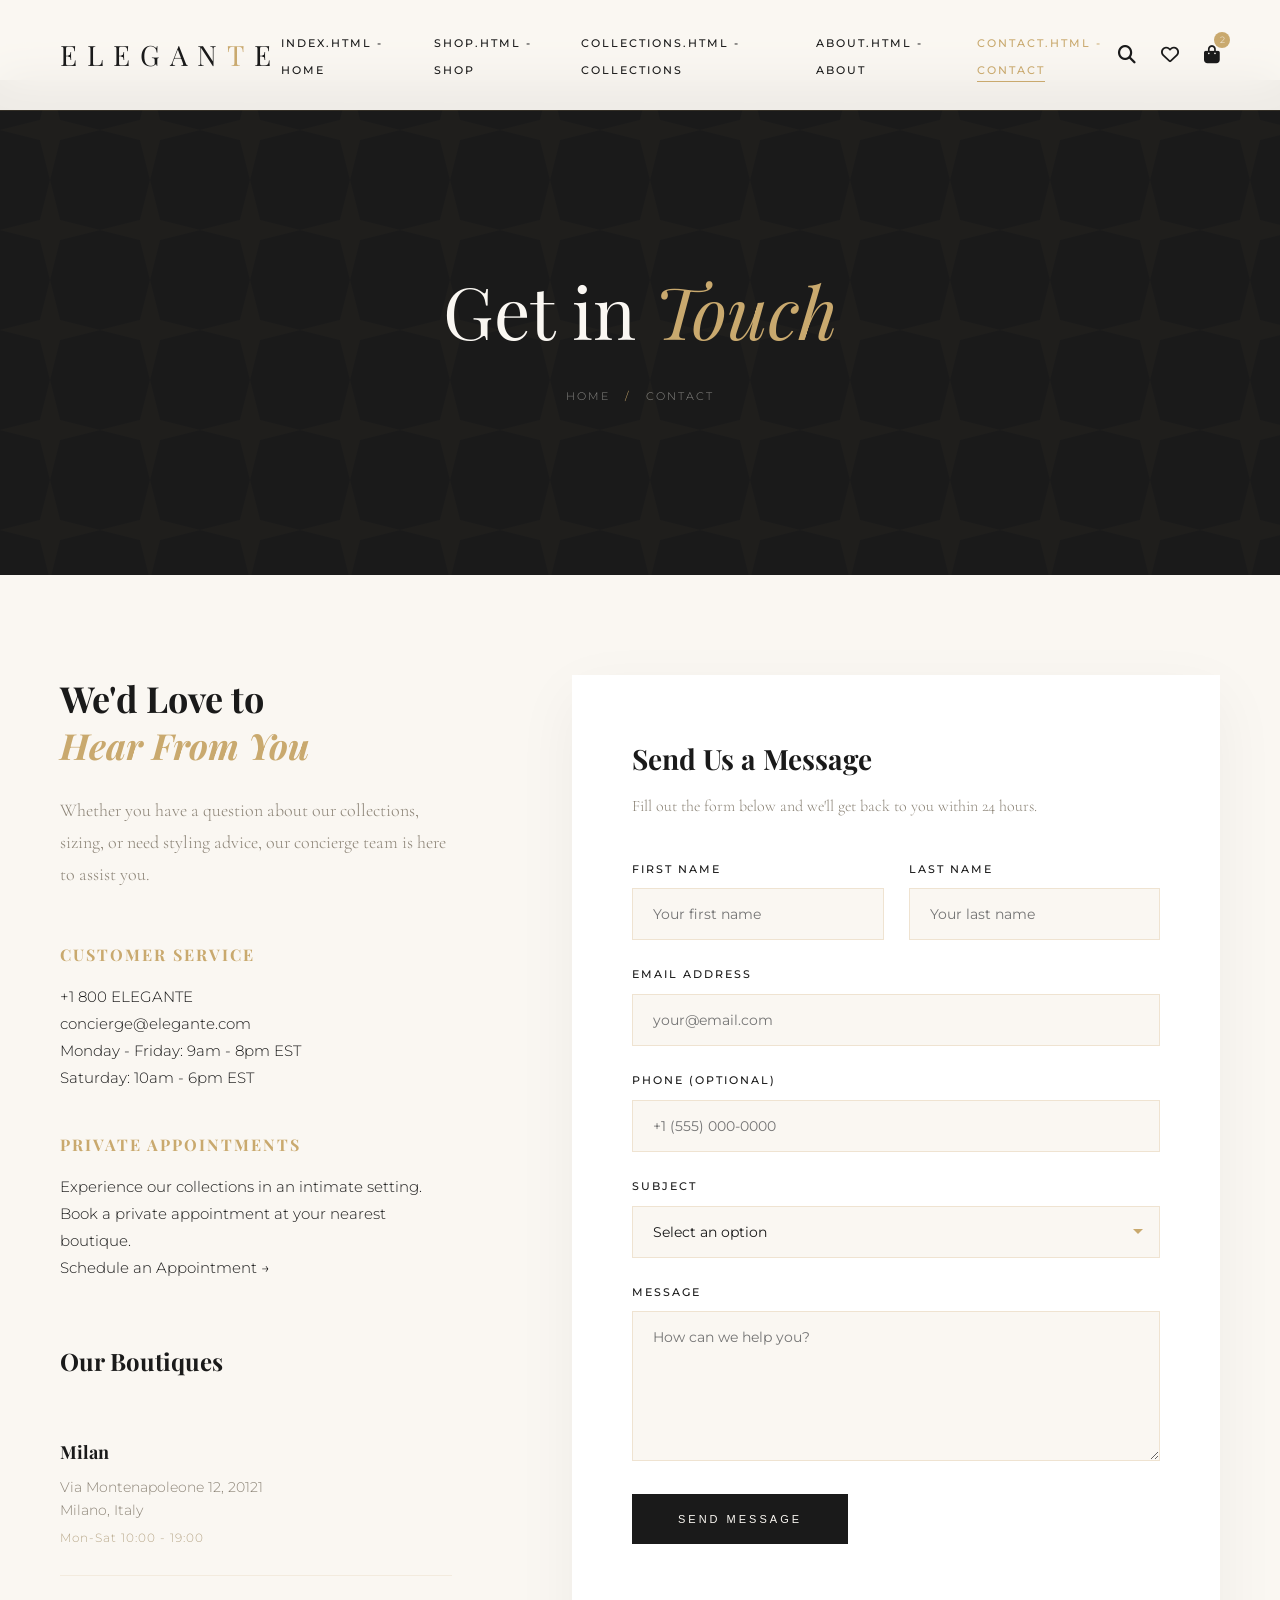
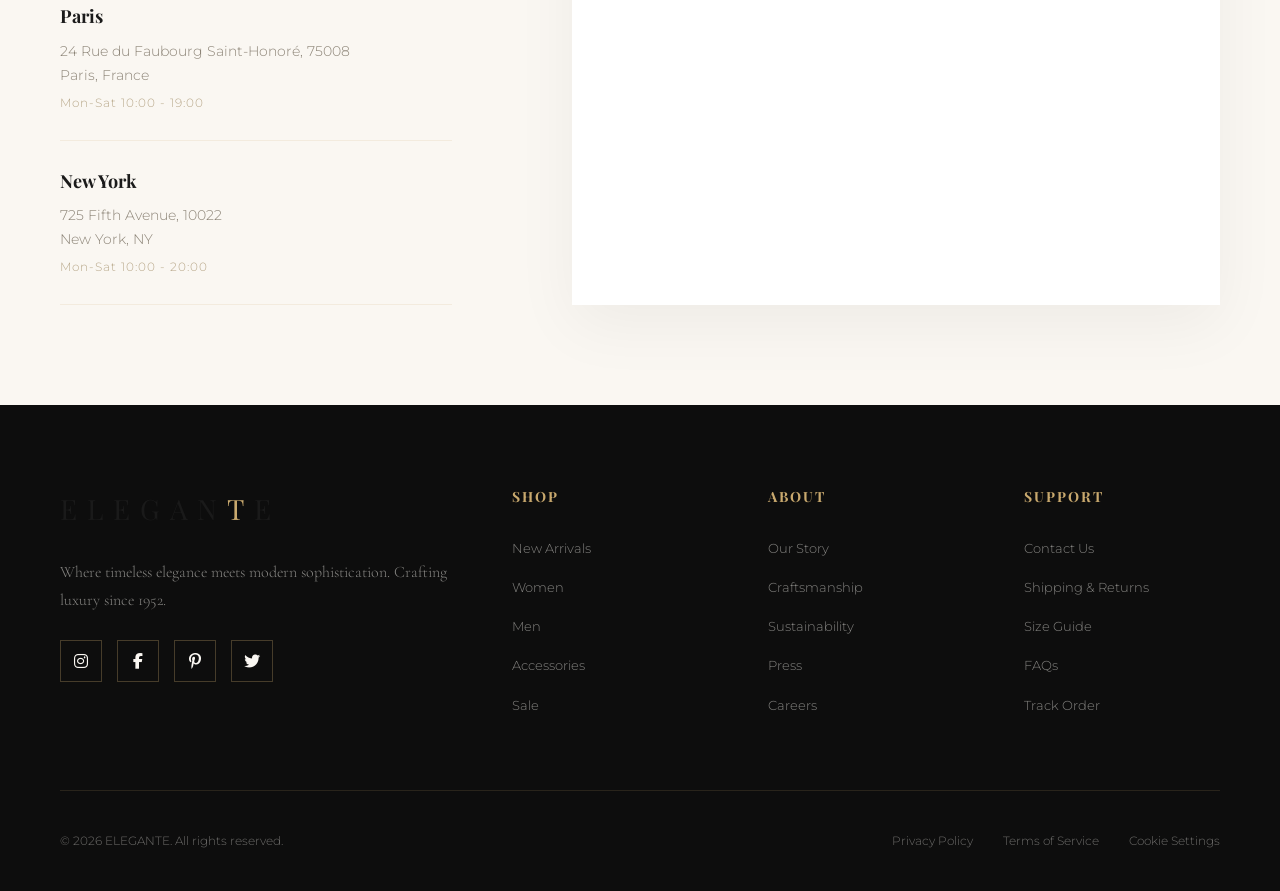
<file: contact.html>
<!DOCTYPE html>
<html lang="en">
<head>
    <meta charset="UTF-8">
    <meta name="viewport" content="width=device-width, initial-scale=1.0">
    <title>Contact Us | ELEGANTE</title>
    <link href="https://fonts.googleapis.com/css2?family=Playfair+Display:ital,wght@0,400;0,500;0,600;0,700;1,400;1,500&family=Cormorant+Garamond:ital,wght@0,300;0,400;0,500;0,600;1,400&family=Montserrat:wght@200;300;400;500;600&display=swap" rel="stylesheet">
    <link rel="stylesheet" href="https://cdnjs.cloudflare.com/ajax/libs/font-awesome/6.4.0/css/all.min.css">
    <style>
        * { margin: 0; padding: 0; box-sizing: border-box; }
        :root {
            --ivory: #FAF7F2;
            --champagne: #C9A96E;
            --champagne-light: #D4B88A;
            --charcoal: #1A1A1A;
            --noir: #0D0D0D;
            --graphite: #2A2A2A;
            --sand: #B8A88A;
            --warm-gray: #8C8477;
            --rose: #C4A484;
            --transition: cubic-bezier(0.4, 0, 0.2, 1);
        }
        html { scroll-behavior: smooth; }
        body {
            font-family: 'Montserrat', sans-serif;
            background: var(--ivory);
            color: var(--charcoal);
            overflow-x: hidden;
            line-height: 1.7;
            font-weight: 300;
            -webkit-font-smoothing: antialiased;
        }
        ::selection { background: var(--champagne); color: var(--ivory); }
        a { text-decoration: none; color: inherit; }
        
        nav {
            position: fixed;
            top: 0; width: 100%;
            z-index: 1000;
            padding: 28px 60px;
            display: flex;
            justify-content: space-between;
            align-items: center;
            background: rgba(250, 247, 242, 0.95);
            backdrop-filter: blur(20px);
            box-shadow: 0 1px 0 rgba(201, 169, 110, 0.15);
        }
        .logo {
            font-family: 'Playfair Display', serif;
            font-size: 28px;
            font-weight: 400;
            letter-spacing: 10px;
            color: var(--charcoal);
        }
        .logo span { color: var(--champagne); }
        .nav-links {
            display: flex;
            list-style: none;
            gap: 45px;
        }
        .nav-links a {
            color: var(--charcoal);
            font-size: 11px;
            letter-spacing: 2px;
            text-transform: uppercase;
            font-weight: 500;
            position: relative;
            padding: 5px 0;
        }
        .nav-links a::after {
            content: '';
            position: absolute;
            bottom: 0; left: 0;
            width: 0; height: 1px;
            background: var(--champagne);
            transition: width 0.4s var(--transition);
        }
        .nav-links a:hover::after, .nav-links a.active::after { width: 100%; }
        .nav-links a:hover, .nav-links a.active { color: var(--champagne); }
        .nav-icons { display: flex; gap: 25px; align-items: center; }
        .nav-icons a {
            color: var(--charcoal);
            font-size: 18px;
            transition: color 0.3s;
        }
        .nav-icons a:hover { color: var(--champagne); }
        .cart-icon { position: relative; }
        .cart-count {
            position: absolute;
            top: -8px; right: -10px;
            background: var(--champagne);
            color: var(--ivory);
            font-size: 9px;
            width: 16px; height: 16px;
            border-radius: 50%;
            display: flex;
            align-items: center;
            justify-content: center;
        }
        .menu-toggle { display: none; flex-direction: column; gap: 5px; cursor: pointer; padding: 5px; }
        .menu-toggle span { width: 24px; height: 1.5px; background: var(--charcoal); }

        .mobile-menu-overlay {
            position: fixed;
            top: 0; left: 0;
            width: 100%; height: 100vh;
            background: rgba(0,0,0,0.5);
            z-index: 9998;
            opacity: 0;
            visibility: hidden;
            transition: all 0.4s ease;
        }
        .mobile-menu-overlay.active { opacity: 1; visibility: visible; }
        .mobile-menu {
            position: fixed;
            top: 0; right: -100%;
            width: 85%;
            max-width: 400px;
            height: 100vh;
            background: var(--charcoal);
            z-index: 9999;
            transition: right 0.5s cubic-bezier(0.4, 0, 0.2, 1);
            display: flex;
            flex-direction: column;
        }
        .mobile-menu.active { right: 0; }
        .mobile-menu-header {
            display: flex;
            justify-content: space-between;
            align-items: center;
            padding: 25px 30px;
            border-bottom: 1px solid rgba(201,169,110,0.15);
        }
        .mobile-menu-logo { font-family: 'Playfair Display', serif; font-size: 24px; letter-spacing: 6px; color: var(--ivory); }
        .mobile-menu-logo span { color: var(--champagne); }
        .mobile-menu-close {
            width: 40px; height: 40px;
            background: none;
            border: 1px solid rgba(201,169,110,0.3);
            color: var(--ivory);
            font-size: 18px;
            cursor: pointer;
            display: flex;
            align-items: center;
            justify-content: center;
        }
        .mobile-menu-close:hover { background: var(--champagne); border-color: var(--champagne); color: var(--charcoal); }
        .mobile-menu-links { list-style: none; padding: 40px 30px; flex: 1; }
        .mobile-menu-links li { border-bottom: 1px solid rgba(201,169,110,0.08); }
        .mobile-menu-links a {
            display: block;
            padding: 18px 0;
            font-family: 'Playfair Display', serif;
            font-size: 20px;
            color: var(--ivory);
            transition: all 0.3s;
        }
        .mobile-menu-links a:hover { color: var(--champagne); padding-left: 10px; }
        .mobile-menu-footer { padding: 30px; border-top: 1px solid rgba(201,169,110,0.15); }
        .mobile-menu-footer-title { font-size: 10px; letter-spacing: 3px; text-transform: uppercase; color: var(--warm-gray); margin-bottom: 15px; }
        .mobile-menu-social { display: flex; gap: 12px; }
        .mobile-menu-social a {
            width: 40px; height: 40px;
            border: 1px solid rgba(201,169,110,0.25);
            display: flex;
            align-items: center;
            justify-content: center;
            color: var(--ivory);
            font-size: 14px;
        }
        .mobile-menu-social a:hover { background: var(--champagne); border-color: var(--champagne); color: var(--charcoal); }

        .page-header {
            height: 55vh;
            display: flex;
            align-items: center;
            justify-content: center;
            background: var(--charcoal);
            position: relative;
            overflow: hidden;
            margin-top: 80px;
        }
        .page-header::before {
            content: '';
            position: absolute;
            inset: 0;
            background: url("data:image/svg+xml,%3Csvg width='100' height='100' viewBox='0 0 100 100' xmlns='http://www.w3.org/2000/svg'%3E%3Cpath d='M50 0L60 40L100 50L60 60L50 100L40 60L0 50L40 40Z' fill='%23C9A96E' fill-opacity='0.03'/%3E%3C/svg%3E");
        }
        .page-header-content { text-align: center; position: relative; z-index: 1; }
        .page-title {
            font-family: 'Playfair Display', serif;
            font-size: clamp(42px, 6vw, 72px);
            font-weight: 400;
            color: var(--ivory);
            margin-bottom: 15px;
        }
        .page-title em { font-style: italic; color: var(--champagne); }
        .breadcrumb {
            display: flex;
            justify-content: center;
            gap: 15px;
            font-size: 11px;
            letter-spacing: 2px;
            text-transform: uppercase;
            color: rgba(250,247,242,0.5);
        }
        .breadcrumb a:hover { color: var(--champagne); }
        .breadcrumb span { color: var(--champagne); }

        .contact-section { padding: 100px 0; }
        .container { max-width: 1400px; margin: 0 auto; padding: 0 60px; }
        
        .contact-grid {
            display: grid;
            grid-template-columns: 1fr 1.5fr;
            gap: 80px;
        }
        
        .contact-info { padding-right: 40px; }
        .contact-info h2 {
            font-family: 'Playfair Display', serif;
            font-size: 36px;
            margin-bottom: 25px;
            line-height: 1.3;
        }
        .contact-info h2 em { font-style: italic; color: var(--champagne); }
        .contact-info > p {
            font-family: 'Cormorant Garamond', serif;
            font-size: 18px;
            color: var(--warm-gray);
            margin-bottom: 50px;
            line-height: 1.8;
        }
        
        .info-block { margin-bottom: 40px; }
        .info-block h4 {
            font-family: 'Playfair Display', serif;
            font-size: 16px;
            letter-spacing: 2px;
            text-transform: uppercase;
            color: var(--champagne);
            margin-bottom: 15px;
        }
        .info-block p { font-size: 15px; color: var(--charcoal); line-height: 1.8; }
        .info-block a { color: var(--charcoal); transition: color 0.3s; }
        .info-block a:hover { color: var(--champagne); }
        
        .boutiques { margin-top: 60px; }
        .boutiques h3 {
            font-family: 'Playfair Display', serif;
            font-size: 24px;
            margin-bottom: 30px;
        }
        .boutique { padding: 25px 0; border-bottom: 1px solid rgba(201,169,110,0.15); }
        .boutique h5 { font-family: 'Playfair Display', serif; font-size: 18px; margin-bottom: 8px; }
        .boutique p { font-size: 14px; color: var(--warm-gray); line-height: 1.7; }
        .boutique span { font-size: 12px; color: var(--sand); letter-spacing: 1px; }

        .contact-form-wrapper {
            background: white;
            padding: 60px;
            box-shadow: 0 20px 60px rgba(0,0,0,0.05);
        }
        .contact-form-wrapper h3 {
            font-family: 'Playfair Display', serif;
            font-size: 28px;
            margin-bottom: 10px;
        }
        .contact-form-wrapper > p {
            font-family: 'Cormorant Garamond', serif;
            font-size: 16px;
            color: var(--warm-gray);
            margin-bottom: 40px;
        }
        
        .form-row {
            display: grid;
            grid-template-columns: 1fr 1fr;
            gap: 25px;
        }
        .form-group { margin-bottom: 25px; }
        .form-group label {
            display: block;
            font-size: 11px;
            letter-spacing: 2px;
            text-transform: uppercase;
            color: var(--charcoal);
            margin-bottom: 10px;
            font-weight: 500;
        }
        .form-group input,
        .form-group select,
        .form-group textarea {
            width: 100%;
            padding: 16px 20px;
            border: 1px solid rgba(201,169,110,0.25);
            background: var(--ivory);
            font-family: 'Montserrat', sans-serif;
            font-size: 14px;
            color: var(--charcoal);
            transition: border-color 0.3s;
        }
        .form-group input:focus,
        .form-group select:focus,
        .form-group textarea:focus {
            outline: none;
            border-color: var(--champagne);
        }
        .form-group textarea { resize: vertical; min-height: 150px; }
        .form-group select {
            cursor: pointer;
            appearance: none;
            background-image: url("data:image/svg+xml,%3Csvg xmlns='http://www.w3.org/2000/svg' width='12' height='12' viewBox='0 0 12 12'%3E%3Cpath fill='%23C9A96E' d='M6 8L1 3h10z'/%3E%3C/svg%3E");
            background-repeat: no-repeat;
            background-position: right 15px center;
        }
        
        .btn {
            padding: 18px 45px;
            font-size: 11px;
            letter-spacing: 3px;
            text-transform: uppercase;
            font-weight: 500;
            cursor: pointer;
            transition: all 0.4s var(--transition);
        }
        .btn-primary {
            background: var(--charcoal);
            color: var(--ivory);
            border: 1px solid var(--charcoal);
        }
        .btn-primary:hover {
            background: var(--champagne);
            border-color: var(--champagne);
        }

        footer {
            background: var(--noir);
            color: var(--ivory);
            padding: 80px 0 40px;
        }
        .footer-grid {
            display: grid;
            grid-template-columns: 2fr 1fr 1fr 1fr;
            gap: 60px;
            margin-bottom: 60px;
        }
        .footer-brand .logo { margin-bottom: 25px; display: inline-block; }
        .footer-brand p {
            font-family: 'Cormorant Garamond', serif;
            font-size: 16px;
            color: rgba(250,247,242,0.5);
            line-height: 1.8;
            margin-bottom: 25px;
        }
        .footer-social { display: flex; gap: 15px; }
        .footer-social a {
            width: 42px; height: 42px;
            border: 1px solid rgba(201,169,110,0.3);
            display: flex;
            align-items: center;
            justify-content: center;
            color: var(--ivory);
            transition: all 0.3s;
        }
        .footer-social a:hover { background: var(--champagne); border-color: var(--champagne); color: var(--charcoal); }
        .footer-col h4 {
            font-family: 'Playfair Display', serif;
            font-size: 14px;
            letter-spacing: 2px;
            text-transform: uppercase;
            margin-bottom: 25px;
            color: var(--champagne);
        }
        .footer-col ul { list-style: none; }
        .footer-col li { margin-bottom: 12px; }
        .footer-col a { color: rgba(250,247,242,0.5); font-size: 13px; transition: color 0.3s; }
        .footer-col a:hover { color: var(--champagne); }
        .footer-bottom {
            padding-top: 40px;
            border-top: 1px solid rgba(201,169,110,0.15);
            display: flex;
            justify-content: space-between;
            align-items: center;
        }
        .footer-bottom p { font-size: 12px; color: rgba(250,247,242,0.4); }
        .footer-legal { display: flex; gap: 30px; }
        .footer-legal a { font-size: 12px; color: rgba(250,247,242,0.4); }
        .footer-legal a:hover { color: var(--champagne); }

        @media (max-width: 1024px) {
            .contact-grid { grid-template-columns: 1fr; gap: 60px; }
            .footer-grid { grid-template-columns: 1fr 1fr; }
        }
        @media (max-width: 768px) {
            nav { padding: 20px 30px; }
            .nav-links { display: none; }
            .nav-icons { display: none; }
            .menu-toggle { display: flex; }
            .container { padding: 0 30px; }
            .page-header { height: 45vh; margin-top: 70px; }
            .contact-section { padding: 60px 0; }
            .contact-form-wrapper { padding: 40px 30px; }
            .form-row { grid-template-columns: 1fr; }
            .footer-grid { grid-template-columns: 1fr; gap: 40px; }
            .footer-bottom { flex-direction: column; gap: 20px; text-align: center; }
        }
    </style>
</head>
<body>

<nav>
    <a href="index.html" class="logo">ELEGAN<span>T</span>E</a>
    <ul class="nav-links">
        <li><a href="index.html">index.html - Home</a></li>
        <li><a href="shop.html">shop.html - Shop</a></li>
        <li><a href="collections.html">collections.html - Collections</a></li>
        <li><a href="about.html">about.html - About</a></li>
        <li><a href="contact.html" class="active">contact.html - Contact</a></li>
    </ul>
    <div class="nav-icons">
        <a href="#"><i class="fas fa-search"></i></a>
        <a href="#"><i class="far fa-heart"></i></a>
        <a href="cart.html" class="cart-icon"><i class="fas fa-shopping-bag"></i><span class="cart-count">2</span></a>
    </div>
    <div class="menu-toggle"><span></span><span></span><span></span></div>
</nav>

<div class="mobile-menu-overlay"></div>
<div class="mobile-menu">
    <div class="mobile-menu-header">
        <a href="index.html" class="mobile-menu-logo">ELEGAN<span>T</span>E</a>
        <button class="mobile-menu-close"><i class="fas fa-times"></i></button>
    </div>
    <ul class="mobile-menu-links">
        <li><a href="index.html">Home</a></li>
        <li><a href="shop.html">Shop</a></li>
        <li><a href="collections.html">Collections</a></li>
        <li><a href="about.html">About</a></li>
        <li><a href="contact.html">Contact</a></li>
        <li><a href="cart.html">My Bag (2)</a></li>
    </ul>
    <div class="mobile-menu-footer">
        <div class="mobile-menu-footer-title">Follow Us</div>
        <div class="mobile-menu-social">
            <a href="#"><i class="fab fa-instagram"></i></a>
            <a href="#"><i class="fab fa-facebook-f"></i></a>
            <a href="#"><i class="fab fa-pinterest-p"></i></a>
        </div>
    </div>
</div>

<header class="page-header">
    <div class="page-header-content">
        <h1 class="page-title">Get in <em>Touch</em></h1>
        <div class="breadcrumb">
            <a href="index.html">Home</a>
            <span>/</span>
            <a href="contact.html">Contact</a>
        </div>
    </div>
</header>

<section class="contact-section">
    <div class="container">
        <div class="contact-grid">
            <div class="contact-info">
                <h2>We'd Love to<br><em>Hear From You</em></h2>
                <p>Whether you have a question about our collections, sizing, or need styling advice, our concierge team is here to assist you.</p>
                
                <div class="info-block">
                    <h4>Customer Service</h4>
                    <p><a href="tel:+18003534263">+1 800 ELEGANTE</a></p>
                    <p><a href="mailto:concierge@elegante.com">concierge@elegante.com</a></p>
                    <p>Monday - Friday: 9am - 8pm EST</p>
                    <p>Saturday: 10am - 6pm EST</p>
                </div>
                
                <div class="info-block">
                    <h4>Private Appointments</h4>
                    <p>Experience our collections in an intimate setting. Book a private appointment at your nearest boutique.</p>
                    <p><a href="#">Schedule an Appointment →</a></p>
                </div>
                
                <div class="boutiques">
                    <h3>Our Boutiques</h3>
                    <div class="boutique">
                        <h5>Milan</h5>
                        <p>Via Montenapoleone 12, 20121<br>Milano, Italy</p>
                        <span>Mon-Sat 10:00 - 19:00</span>
                    </div>
                    <div class="boutique">
                        <h5>Paris</h5>
                        <p>24 Rue du Faubourg Saint-Honoré, 75008<br>Paris, France</p>
                        <span>Mon-Sat 10:00 - 19:00</span>
                    </div>
                    <div class="boutique">
                        <h5>New York</h5>
                        <p>725 Fifth Avenue, 10022<br>New York, NY</p>
                        <span>Mon-Sat 10:00 - 20:00</span>
                    </div>
                </div>
            </div>
            
            <div class="contact-form-wrapper">
                <h3>Send Us a Message</h3>
                <p>Fill out the form below and we'll get back to you within 24 hours.</p>
                <form>
                    <div class="form-row">
                        <div class="form-group">
                            <label>First Name</label>
                            <input type="text" placeholder="Your first name" required>
                        </div>
                        <div class="form-group">
                            <label>Last Name</label>
                            <input type="text" placeholder="Your last name" required>
                        </div>
                    </div>
                    <div class="form-group">
                        <label>Email Address</label>
                        <input type="email" placeholder="your@email.com" required>
                    </div>
                    <div class="form-group">
                        <label>Phone (Optional)</label>
                        <input type="tel" placeholder="+1 (555) 000-0000">
                    </div>
                    <div class="form-group">
                        <label>Subject</label>
                        <select required>
                            <option value="">Select an option</option>
                            <option value="order">Order Inquiry</option>
                            <option value="product">Product Information</option>
                            <option value="appointment">Book Appointment</option>
                            <option value="custom">Custom Tailoring</option>
                            <option value="returns">Returns & Exchanges</option>
                            <option value="other">Other</option>
                        </select>
                    </div>
                    <div class="form-group">
                        <label>Message</label>
                        <textarea placeholder="How can we help you?"></textarea>
                    </div>
                    <button type="submit" class="btn btn-primary">Send Message</button>
                </form>
            </div>
        </div>
    </div>
</section>

<footer>
    <div class="container">
        <div class="footer-grid">
            <div class="footer-brand">
                <a href="index.html" class="logo">ELEGAN<span>T</span>E</a>
                <p>Where timeless elegance meets modern sophistication. Crafting luxury since 1952.</p>
                <div class="footer-social">
                    <a href="#"><i class="fab fa-instagram"></i></a>
                    <a href="#"><i class="fab fa-facebook-f"></i></a>
                    <a href="#"><i class="fab fa-pinterest-p"></i></a>
                    <a href="#"><i class="fab fa-twitter"></i></a>
                </div>
            </div>
            <div class="footer-col">
                <h4>Shop</h4>
                <ul>
                    <li><a href="shop.html">New Arrivals</a></li>
                    <li><a href="shop.html">Women</a></li>
                    <li><a href="shop.html">Men</a></li>
                    <li><a href="shop.html">Accessories</a></li>
                    <li><a href="shop.html">Sale</a></li>
                </ul>
            </div>
            <div class="footer-col">
                <h4>About</h4>
                <ul>
                    <li><a href="about.html">Our Story</a></li>
                    <li><a href="about.html">Craftsmanship</a></li>
                    <li><a href="#">Sustainability</a></li>
                    <li><a href="#">Press</a></li>
                    <li><a href="#">Careers</a></li>
                </ul>
            </div>
            <div class="footer-col">
                <h4>Support</h4>
                <ul>
                    <li><a href="contact.html">Contact Us</a></li>
                    <li><a href="#">Shipping & Returns</a></li>
                    <li><a href="#">Size Guide</a></li>
                    <li><a href="#">FAQs</a></li>
                    <li><a href="#">Track Order</a></li>
                </ul>
            </div>
        </div>
        <div class="footer-bottom">
            <p>&copy; 2026 ELEGANTE. All rights reserved.</p>
            <div class="footer-legal">
                <a href="#">Privacy Policy</a>
                <a href="#">Terms of Service</a>
                <a href="#">Cookie Settings</a>
            </div>
        </div>
    </div>
</footer>

<script>
    const menuToggle = document.querySelector('.menu-toggle');
    const mobileMenu = document.querySelector('.mobile-menu');
    const mobileMenuOverlay = document.querySelector('.mobile-menu-overlay');
    const mobileMenuClose = document.querySelector('.mobile-menu-close');
    const mobileMenuLinks = document.querySelectorAll('.mobile-menu-links a');

    function openMenu() {
        mobileMenu.classList.add('active');
        mobileMenuOverlay.classList.add('active');
        document.body.style.overflow = 'hidden';
    }
    function closeMenu() {
        mobileMenu.classList.remove('active');
        mobileMenuOverlay.classList.remove('active');
        document.body.style.overflow = '';
    }

    menuToggle.addEventListener('click', openMenu);
    mobileMenuClose.addEventListener('click', closeMenu);
    mobileMenuOverlay.addEventListener('click', closeMenu);
    mobileMenuLinks.forEach(link => link.addEventListener('click', closeMenu));
    document.addEventListener('keydown', (e) => { if (e.key === 'Escape' && mobileMenu.classList.contains('active')) closeMenu(); });
</script>
</body>
</html>
</file>
